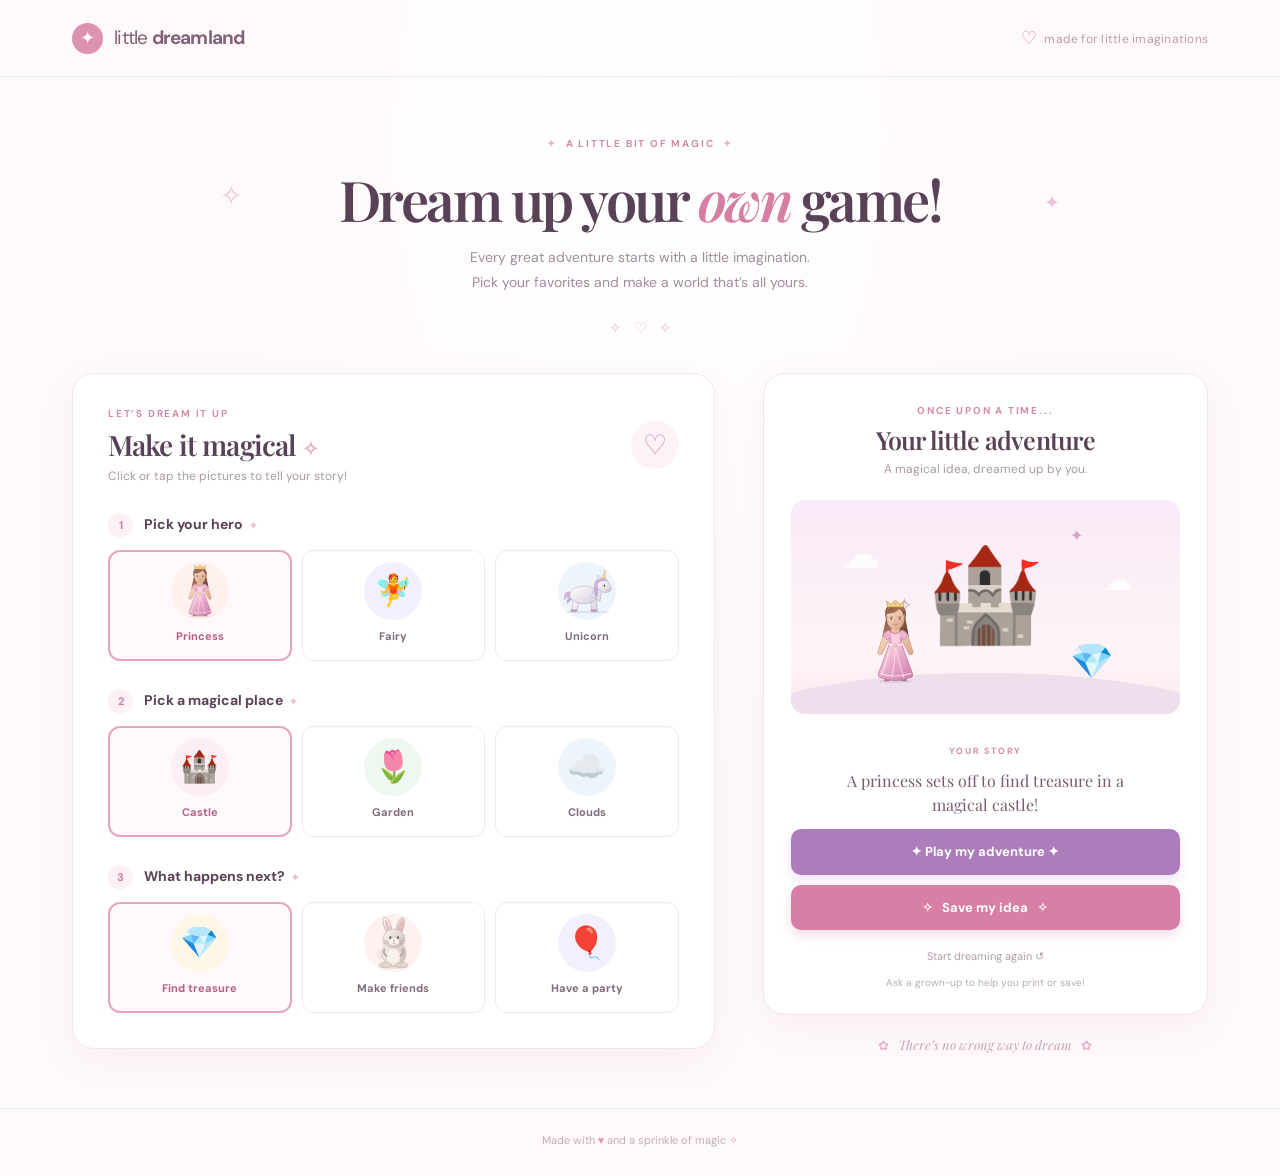
<file: index.html>
<!doctype html>
<html lang="en">
  <head>
    <meta charset="utf-8">
    <meta name="viewport" content="width=device-width, initial-scale=1">
    <meta name="theme-color" content="#fff9fc">
    <title>Little Dreamland | Make a magical game</title>
    <link rel="preconnect" href="https://cdn.jsdelivr.net">
    <link href="https://cdn.jsdelivr.net/npm/bootstrap@5.3.3/dist/css/bootstrap.min.css" rel="stylesheet">
    <link rel="stylesheet" href="styles.css">
    <script src="script.js" defer></script>
    <script src="world.js" defer></script>
  </head>
  <body>
    <div class="page-shell">
      <header class="site-header">
        <div class="container">
          <div class="header-inner">
            <a class="brand" href="#top" aria-label="Little Dreamland home">
              <span class="brand-icon" aria-hidden="true">✦</span>
              <span>little <strong>dreamland</strong></span>
            </a>
            <span class="header-note"><span aria-hidden="true">♡</span> made for little imaginations</span>
          </div>
        </div>
      </header>

      <main id="top" class="container">
        <section class="hero text-center">
          <div class="hero-sparkle sparkle-left" aria-hidden="true">✧</div>
          <div class="hero-sparkle sparkle-right" aria-hidden="true">✦</div>
          <div class="eyebrow"><span aria-hidden="true">✦</span> A LITTLE BIT OF MAGIC <span aria-hidden="true">✦</span></div>
          <h1>Dream up your <em>own</em> game!</h1>
          <p>Every great adventure starts with a little imagination.<br class="d-none d-md-block"> Pick your favorites and make a world that’s all yours.</p>
          <div class="hero-doodle" aria-hidden="true">✧ &nbsp; ♡ &nbsp; ✧</div>
        </section>

        <div class="row g-4 g-xl-5 content-row">
          <div class="col-lg-7">
            <section class="creator-card" aria-labelledby="create-heading">
              <div class="card-heading">
                <div>
                  <div class="section-kicker">LET’S DREAM IT UP</div>
                  <h2 id="create-heading">Make it magical <span aria-hidden="true">✧</span></h2>
                  <p>Click or tap the pictures to tell your story!</p>
                </div>
                <div class="heading-heart" aria-hidden="true">♡</div>
              </div>

              <fieldset class="choice-group">
                <legend><span class="step-number">1</span> Pick your hero <span class="legend-sparkle" aria-hidden="true">✦</span></legend>
                <div class="choice-grid">
                  <button class="choice selected" type="button" data-group="hero" data-value="princess" aria-pressed="true">
                    <span class="choice-picture peach" aria-hidden="true"><img class="choice-princess" src="princess.svg" alt="" draggable="false"></span><span>Princess</span>
                  </button>
                  <button class="choice" type="button" data-group="hero" data-value="fairy" aria-pressed="false">
                    <span class="choice-picture lilac" aria-hidden="true">🧚</span><span>Fairy</span>
                  </button>
                  <button class="choice" type="button" data-group="hero" data-value="unicorn" aria-pressed="false">
                    <span class="choice-picture blue" aria-hidden="true"><img class="choice-animal" src="unicorn.svg" alt="" draggable="false"></span><span>Unicorn</span>
                  </button>
                </div>
              </fieldset>

              <fieldset class="choice-group">
                <legend><span class="step-number">2</span> Pick a magical place <span class="legend-sparkle" aria-hidden="true">✦</span></legend>
                <div class="choice-grid">
                  <button class="choice selected" type="button" data-group="place" data-value="castle" aria-pressed="true">
                    <span class="choice-picture pink" aria-hidden="true">🏰</span><span>Castle</span>
                  </button>
                  <button class="choice" type="button" data-group="place" data-value="garden" aria-pressed="false">
                    <span class="choice-picture mint" aria-hidden="true">🌷</span><span>Garden</span>
                  </button>
                  <button class="choice" type="button" data-group="place" data-value="clouds" aria-pressed="false">
                    <span class="choice-picture blue" aria-hidden="true">☁️</span><span>Clouds</span>
                  </button>
                </div>
              </fieldset>

              <fieldset class="choice-group last-group">
                <legend><span class="step-number">3</span> What happens next? <span class="legend-sparkle" aria-hidden="true">✦</span></legend>
                <div class="choice-grid">
                  <button class="choice selected" type="button" data-group="adventure" data-value="treasure" aria-pressed="true">
                    <span class="choice-picture butter" aria-hidden="true">💎</span><span>Find treasure</span>
                  </button>
                  <button class="choice" type="button" data-group="adventure" data-value="friends" aria-pressed="false">
                    <span class="choice-picture peach" aria-hidden="true"><img class="choice-animal" src="bunny.svg" alt="" draggable="false"></span><span>Make friends</span>
                  </button>
                  <button class="choice" type="button" data-group="adventure" data-value="party" aria-pressed="false">
                    <span class="choice-picture lilac" aria-hidden="true">🎈</span><span>Have a party</span>
                  </button>
                </div>
              </fieldset>
            </section>
          </div>

          <div class="col-lg-5">
            <aside class="preview-card" aria-labelledby="preview-heading">
              <div class="preview-top">
                <div class="section-kicker">ONCE UPON A TIME...</div>
                <h2 id="preview-heading">Your little adventure</h2>
                <p>A magical idea, dreamed up by you.</p>
              </div>
              <div class="scene" aria-hidden="true">
                <span class="scene-sparkle scene-sparkle-one">✦</span>
                <span class="scene-sparkle scene-sparkle-two">✧</span>
                <span class="scene-sparkle scene-sparkle-three">✧</span>
                <span class="scene-cloud cloud-one">☁</span>
                <span class="scene-cloud cloud-two">☁</span>
                <span class="scene-place" id="scene-place">🏰</span>
                <span class="scene-hero" id="scene-hero"><img class="preview-princess" src="princess.svg" alt="" draggable="false"></span>
                <span class="scene-adventure" id="scene-adventure">💎</span>
                <span class="scene-hill"></span>
              </div>
              <div class="story" aria-live="polite" aria-atomic="true">
                <span class="story-label">YOUR STORY</span>
                <p id="story-text">A princess sets off to find treasure in a magical castle!</p>
              </div>
              <div class="preview-actions">
                <button class="print-button play-button" type="button" id="play-button">✦ Play my adventure ✦</button>
                <button class="print-button" type="button" id="print-button"><span aria-hidden="true">✧</span> Save my idea <span aria-hidden="true">✧</span></button>
                <button class="reset-button" type="button" id="reset-button">Start dreaming again <span aria-hidden="true">↺</span></button>
                <p class="print-hint">Ask a grown-up to help you print or save!</p>
              </div>
            </aside>
            <div class="side-note"><span aria-hidden="true">✿</span> There’s no wrong way to dream <span aria-hidden="true">✿</span></div>
          </div>
        </div>

        <section class="play-card" id="play-area" aria-labelledby="play-heading" hidden>
          <div class="play-heading">
            <div>
              <div class="section-kicker">YOUR STORY COMES TO LIFE</div>
              <h2 id="play-heading" tabindex="-1">Welcome to your adventure <span aria-hidden="true">✧</span></h2>
              <p id="play-story"></p>
            </div>
            <span class="season-badge" id="season-label"></span>
          </div>
          <section class="voice-setup" aria-labelledby="voice-heading">
            <div class="voice-setup-copy">
              <div class="section-kicker">GROWN-UP SETUP</div>
              <h3 id="voice-heading">Play together with your voice</h3>
              <p>Turn up the sound, click Start voice, then allow the microphone if your browser asks. Wait for the green “Listening” sign before speaking.</p>
              <p class="voice-privacy">The microphone listens after each prompt, not continuously. Your browser may send speech to an online service.</p>
            </div>
            <div class="voice-setup-controls">
              <button class="voice-mode-button" type="button" id="voice-mode-button" aria-pressed="false">🎙️ Start voice</button>
              <div class="voice-indicator" id="voice-indicator" data-state="off" aria-live="polite">○ Voice is off</div>
              <p class="voice-feedback" id="voice-feedback"></p>
              <p class="browser-warning" id="browser-warning" hidden>This is the VS Code preview. Voice services may not work here. Open this page in Google Chrome, allow the microphone, and turn up your speakers.</p>
            </div>
            <details class="voice-examples">
              <summary>What can we say?</summary>
              <p>When the game is listening, answer its question or say “move right”, “plant a seed”, “open the castle”, “ride the horse”, or “help the castle”.</p>
            </details>
          </section>
          <div class="play-layout">
            <div>
              <p class="play-instructions">Move your hero across the bridge to the castle door, or click the door to go inside. Drag friends and treasures; double-click for a colorful copy!</p>
              <div class="play-scene" id="play-scene" aria-label="Your adventure scene">
                <div class="play-sky-decor" aria-hidden="true"><span>☁</span><span id="sky-light">☀️</span><span>☁</span></div>
                <div class="landscape" id="landscape">
                  <div class="castle-art">
                    <div class="castle-tower tower-left"><span class="castle-roof"></span><span class="castle-window"></span></div>
                    <div class="castle-main"><span class="castle-flag" aria-hidden="true">♥</span><button class="castle-door" id="castle-door" type="button" aria-label="Enter the castle"><span aria-hidden="true">✦</span></button></div>
                    <div class="castle-tower tower-right"><span class="castle-roof"></span><span class="castle-window"></span></div>
                  </div>
                  <div class="garden-art"><span class="garden-tree"></span><span class="garden-bed"></span><span class="garden-tree"></span></div>
                  <div class="clouds-art">☁️ 🌈 ☁️</div>
                  <div class="season-decor" id="season-decor"></div>
                </div>
                <div class="play-ground" aria-hidden="true"></div>
                <div class="moat" aria-hidden="true">
                  <svg class="moat-bridge" viewBox="0 0 90 55" focusable="false">
                    <path d="M30 2h30l20 48Q45 57 10 50z" fill="#eed8df" stroke="#cdaebe" stroke-width="2" stroke-linejoin="round"/>
                    <path d="M36 4 22 49M54 4l14 45M18 37q27 5 54 0M24 24q21 4 42 0M28 13q17 3 34 0" fill="none" stroke="#d9bac7" stroke-width="1.5"/>
                    <path d="M30 4 11 49M60 4l19 45" fill="none" stroke="#f8edf1" stroke-width="4" stroke-linecap="round"/>
                    <path d="M32 6h26" fill="none" stroke="#f8edf1" stroke-width="3" stroke-linecap="round"/>
                    <circle cx="31" cy="5" r="3" fill="#e5bfd1"/><circle cx="59" cy="5" r="3" fill="#e5bfd1"/>
                  </svg>
                </div>
                <svg class="flower-bed" id="flower-bed" viewBox="0 0 600 120" preserveAspectRatio="none" aria-hidden="true"></svg>
                <div class="characters" id="characters"></div>
                <div class="weather-layer" id="weather-layer" aria-hidden="true"></div>
                <div class="world-outdoor" id="world-outdoor">
                  <div class="garden-plots" id="garden-plots" aria-label="Garden plots"></div>
                  <button type="button" class="horse" id="horse" aria-label="Horse. Drag or use arrow keys to move."><img src="horse.svg" alt="" draggable="false"></button>
                  <button type="button" class="monster" id="monster" aria-label="Help the monsters play nicely">👾</button>
                </div>
                <div class="room-scene" id="room-scene" hidden>
                  <div class="room-title" id="room-title"></div>
                  <div class="castle-map" id="castle-map" hidden aria-label="Castle room map">
                    <p>✨ Pick a room to explore! ✨</p>
                    <div class="map-rooms">
                      <button type="button" data-world="hall"><span aria-hidden="true">🛋️</span>Hall</button>
                      <button type="button" data-world="kitchen"><span aria-hidden="true">🍳</span>Kitchen</button>
                      <button type="button" data-world="dining"><span aria-hidden="true">🍽️</span>Dining</button>
                      <button type="button" data-world="bedroom"><span aria-hidden="true">🛏️</span>Bedroom</button>
                    </div>
                  </div>
                  <div class="room-art" id="room-art" aria-hidden="true"></div>
                  <div class="room-game" id="room-game" aria-live="polite"></div>
                  <button type="button" class="room-hero" id="room-hero" aria-label="Your hero. Use arrow keys to move."></button>
                  <div class="room-furniture" id="room-furniture"></div>
                </div>
              </div>
              <section class="monster-help" id="monster-help" aria-labelledby="monster-heading">
                <div>
                  <h3 id="monster-heading">👾 The monsters need a friend!</h3>
                  <p id="monster-instruction">They’re bumping the castle. Share a sparkle to help them play nicely.</p>
                </div>
                <button type="button" data-world="protect">✨ Share a sparkle</button>
              </section>
              <div class="world-toolbar" id="world-toolbar">
                <button type="button" data-world="visit">🌉 <span>Visit castle</span></button>
                <button type="button" data-world="castle">🏰 <span>Castle map</span></button>
                <button type="button" data-world="outside">🌳 <span>Outside</span></button>
                <button type="button" data-world="plant">🌱 <span>Plant seed</span></button>
                <button type="button" data-world="pet">💗 <span>Pet horse</span></button>
                <button type="button" data-world="ride">🐎 <span>Ride horse</span></button>
              </div>
              <div class="room-menu" id="room-menu" hidden>
                <span>🗺️ Pick a room:</span>
                <button type="button" data-world="hall">🛋️ Hall</button>
                <button type="button" data-world="kitchen">🍳 Kitchen</button>
                <button type="button" data-world="dining">🍽️ Dining room</button>
                <button type="button" data-world="bedroom">🛏️ Bedroom</button>
              </div>
              <div class="room-actions" id="room-actions" hidden>
                <button type="button" data-world="chair">🪑 Chair</button>
                <button type="button" data-world="table">🪵 Table</button>
                <button type="button" data-world="lamp">💡 Lamp</button>
                <button type="button" data-world="plant-decor">🪴 Plant</button>
                <button type="button" data-world="rug">🧶 Rug</button>
                <button type="button" data-world="cook" id="cook-action">🥣 Cook</button>
                <button type="button" data-world="dress" id="dress-action">👗 Change dress</button>
              </div>
              <p class="world-status" id="world-status" role="status" aria-live="polite"></p>
              <p class="world-save-status" id="world-save-status" role="status"></p>
              <div class="scene-controls">
                <div class="move-controls" role="group" aria-label="Move your hero">
                  <button type="button" data-move="left" aria-label="Move hero left">←</button>
                  <button type="button" data-move="up" aria-label="Move hero up">↑</button>
                  <button type="button" data-move="down" aria-label="Move hero down">↓</button>
                  <button type="button" data-move="right" aria-label="Move hero right">→</button>
                </div>
                <div class="friend-controls" role="group" aria-label="Add a friend">
                  <span>Add a friend:</span>
                  <button type="button" data-friend="bunny" aria-label="Add a bunny"><img src="bunny.svg" alt="" draggable="false"></button>
                  <button type="button" data-friend="unicorn" aria-label="Add a unicorn"><img src="unicorn.svg" alt="" draggable="false"></button>
                  <button type="button" data-friend="fairy" aria-label="Add a fairy">🧚</button>
                </div>
              </div>
              <p class="friend-message" id="friend-message" role="status"></p>
            </div>
            <div class="challenge-card">
              <div class="section-kicker">A LITTLE CHALLENGE</div>
              <div class="challenge-icon" aria-hidden="true">💌</div>
              <h3 id="challenge-question"></h3>
              <p>Say an answer or click or tap a picture!</p>
              <div class="answer-options" id="answer-options"></div>
              <button class="voice-button" type="button" id="voice-button">🎙️ Say my answer</button>
              <button class="read-button" type="button" id="read-button">♪ Read to me</button>
              <p class="challenge-status" id="challenge-status" role="status" aria-live="polite"></p>
              <button class="next-button" type="button" id="next-button" hidden>Next adventure ✨</button>
            </div>
          </div>
          <button type="button" class="reset-button back-button" id="back-button">← Change my story</button>
        </section>
      </main>
      <footer class="site-footer">Made with <span aria-label="love">♥</span> and a sprinkle of magic <span aria-hidden="true">✧</span></footer>
    </div>
  </body>
</html>
</file>
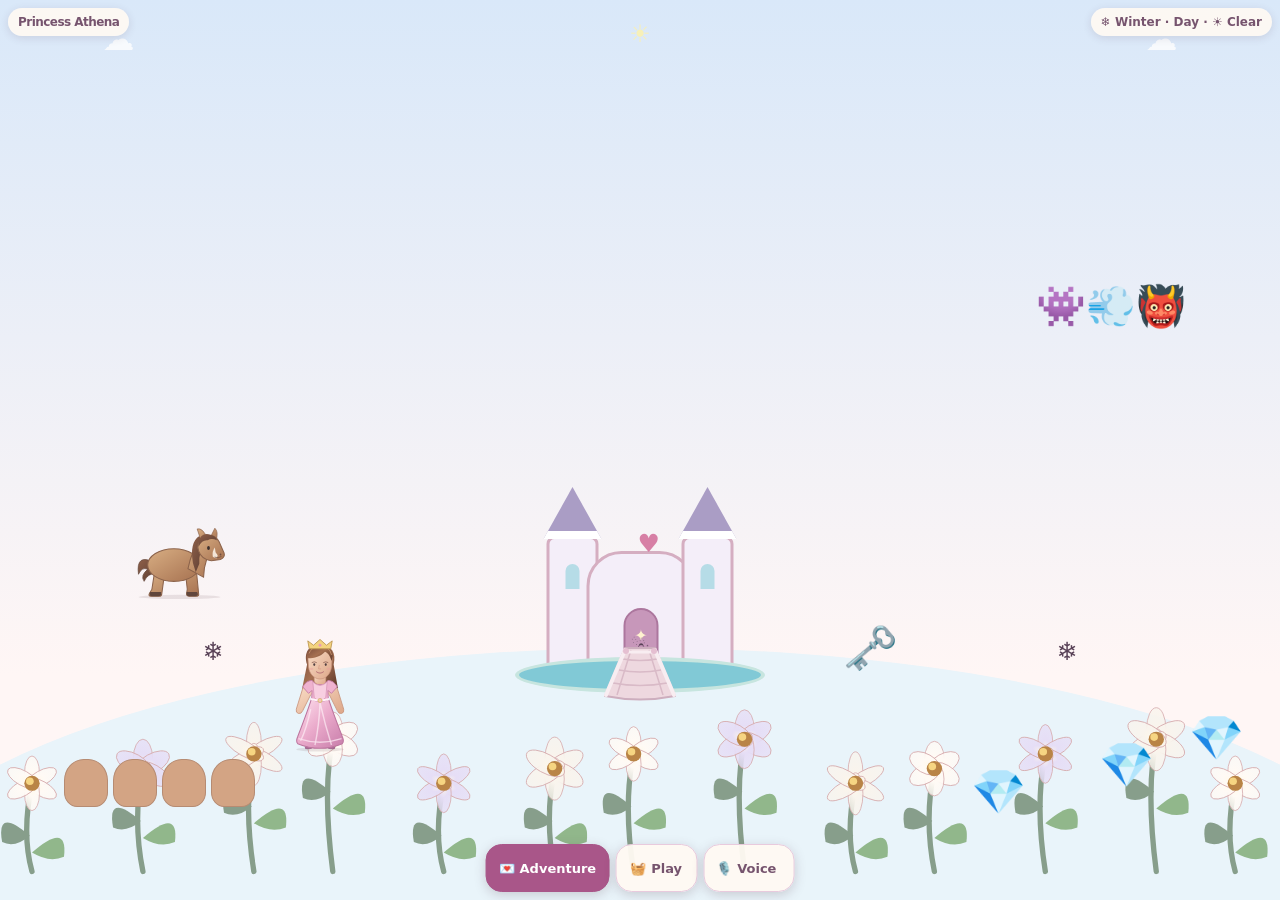
<file: app/index.html>
<!doctype html>
<html lang="en">
  <head>
    <meta charset="utf-8">
    <meta name="viewport" content="width=device-width, initial-scale=1">
    <meta name="theme-color" content="#b96e99">
    <meta name="apple-mobile-web-app-capable" content="yes">
    <meta name="apple-mobile-web-app-status-bar-style" content="default">
    <meta name="apple-mobile-web-app-title" content="Princess Athena">
    <title>Princess Athena</title>
    <link rel="manifest" href="manifest.webmanifest">
    <link rel="apple-touch-icon" href="icon-192.png">
    <link rel="stylesheet" href="styles.css">
    <link rel="stylesheet" href="app.css">
    <script src="script.js" defer></script>
    <script src="world.js" defer></script>
    <script src="app.js" defer></script>
  </head>
  <body>
    <div class="page-shell">
      <main id="top" class="container">
        <section class="play-card" id="play-area" aria-labelledby="play-heading" hidden>
          <div class="play-heading">
            <h1 id="play-heading">Princess Athena</h1>
            <span class="season-badge" id="season-label"></span>
          </div>
          <div class="play-layout">
            <div>
              <div class="play-scene" id="play-scene" aria-label="Your adventure scene">
                <div class="play-sky-decor" aria-hidden="true"><span>☁</span><span id="sky-light">☀️</span><span>☁</span></div>
                <div class="landscape" id="landscape">
                  <div class="castle-art">
                    <div class="castle-tower tower-left"><span class="castle-roof"></span><span class="castle-window"></span></div>
                    <div class="castle-main"><span class="castle-flag" aria-hidden="true">♥</span><button class="castle-door" id="castle-door" type="button" aria-label="Enter the castle"><span aria-hidden="true">✦</span></button></div>
                    <div class="castle-tower tower-right"><span class="castle-roof"></span><span class="castle-window"></span></div>
                  </div>
                  <div class="garden-art"><span class="garden-tree"></span><span class="garden-bed"></span><span class="garden-tree"></span></div>
                  <div class="clouds-art">☁️ 🌈 ☁️</div>
                  <div class="season-decor" id="season-decor"></div>
                </div>
                <div class="play-ground" aria-hidden="true"></div>
                <div class="moat" aria-hidden="true">
                  <svg class="moat-bridge" viewBox="0 0 90 55" focusable="false">
                    <path d="M30 2h30l20 48Q45 57 10 50z" fill="#eed8df" stroke="#cdaebe" stroke-width="2" stroke-linejoin="round"/>
                    <path d="M36 4 22 49M54 4l14 45M18 37q27 5 54 0M24 24q21 4 42 0M28 13q17 3 34 0" fill="none" stroke="#d9bac7" stroke-width="1.5"/>
                    <path d="M30 4 11 49M60 4l19 45" fill="none" stroke="#f8edf1" stroke-width="4" stroke-linecap="round"/>
                    <path d="M32 6h26" fill="none" stroke="#f8edf1" stroke-width="3" stroke-linecap="round"/>
                    <circle cx="31" cy="5" r="3" fill="#e5bfd1"/><circle cx="59" cy="5" r="3" fill="#e5bfd1"/>
                  </svg>
                </div>
                <svg class="flower-bed" id="flower-bed" viewBox="0 0 600 120" preserveAspectRatio="none" aria-hidden="true"></svg>
                <div class="characters" id="characters"></div>
                <div class="weather-layer" id="weather-layer" aria-hidden="true"></div>
                <div class="world-outdoor" id="world-outdoor">
                  <div class="garden-plots" id="garden-plots" aria-label="Garden plots"></div>
                  <button type="button" class="horse" id="horse" aria-label="Horse. Drag or use arrow keys to move."><img src="horse.svg" alt="" draggable="false"></button>
                  <button type="button" class="monster" id="monster" aria-label="Help the monsters play nicely">👾</button>
                </div>
                <div class="room-scene" id="room-scene" hidden>
                  <div class="room-title" id="room-title"></div>
                  <div class="castle-map" id="castle-map" hidden aria-label="Castle room map">
                    <p>✨ Pick a room to explore! ✨</p>
                    <div class="map-rooms">
                      <button type="button" data-world="hall"><span aria-hidden="true">🛋️</span>Hall</button>
                      <button type="button" data-world="kitchen"><span aria-hidden="true">🍳</span>Kitchen</button>
                      <button type="button" data-world="dining"><span aria-hidden="true">🍽️</span>Dining</button>
                      <button type="button" data-world="bedroom"><span aria-hidden="true">🛏️</span>Bedroom</button>
                    </div>
                  </div>
                  <div class="room-art" id="room-art" aria-hidden="true"></div>
                  <div class="room-game" id="room-game" aria-live="polite"></div>
                  <button type="button" class="room-hero" id="room-hero" aria-label="Your hero. Use arrow keys to move."></button>
                  <div class="room-furniture" id="room-furniture"></div>
                </div>
              </div>
              <nav class="adventure-controls" aria-label="Adventure controls">
                <button type="button" class="challenge-open" id="challenge-open" aria-haspopup="dialog" aria-controls="challenge-dialog">💌 <span>Adventure</span></button>
                <details class="tools-panel" id="tools-panel">
                  <summary>🧺 <span>Play</span></summary>
                  <div class="tools-content">
              <section class="monster-help" id="monster-help" aria-labelledby="monster-heading">
                <div>
                  <h3 id="monster-heading">👾 The monsters need a friend!</h3>
                  <p id="monster-instruction">They’re bumping the castle. Share a sparkle to help them play nicely.</p>
                </div>
                <button type="button" data-world="protect">✨ Share a sparkle</button>
              </section>
              <div class="garden-tools" id="garden-tools" role="group" aria-label="Garden tools">
                <span>🌼 Garden:</span>
                <button type="button" data-garden-tool="dig" aria-pressed="false" aria-label="Shovel: dig a plot or cover a seed"><svg class="garden-tool-icon" viewBox="0 0 32 32" aria-hidden="true"><path d="M22 4 10 20" fill="none" stroke="#987255" stroke-width="4" stroke-linecap="round"/><path d="M20 3q4-3 7 0l-3 4-4-1z" fill="#d7a2bc" stroke="#987255"/><path d="M5 18q5-2 9 3l-5 8Q3 28 3 23z" fill="#c0cbd0" stroke="#82959c" stroke-width="1.5"/></svg> Shovel</button>
                <button type="button" data-garden-tool="seed" aria-pressed="false" aria-label="Seeds: place a seed in a hole"><svg class="seed-icon" viewBox="0 0 32 32" aria-hidden="true"><path d="M25 5C16 5 7 11 6 19c-1 6 3 9 8 8C22 26 27 15 25 5Z" fill="#aa7149" stroke="#67472f" stroke-width="2"/><path d="M9 22c3-4 7-8 12-11" fill="none" stroke="#e8c89f" stroke-width="2" stroke-linecap="round"/></svg> Seeds</button>
                <button type="button" data-garden-tool="water" aria-pressed="false" aria-label="Watering can: water a covered seed or flower"><svg class="garden-tool-icon" viewBox="0 0 32 32" aria-hidden="true"><path d="M8 14h15l-2 12H10z" fill="#96cfdb" stroke="#558e9c" stroke-width="1.5"/><path d="M12 14c-1-8 9-8 8 0M23 17l5-3 1-3" fill="none" stroke="#558e9c" stroke-width="2"/><circle cx="29" cy="8" r="1.5" fill="#7bbbd5"/></svg> Water</button>
                <span class="garden-hint">Choose a tool, then a plot. Or keep clicking a plot to plant step by step!</span>
              </div>
              <div class="world-toolbar" id="world-toolbar">
                <button type="button" data-world="visit">🌉 <span>Visit castle</span></button>
                <button type="button" data-world="castle">🏰 <span>Castle map</span></button>
                <button type="button" data-world="outside">🌳 <span>Outside</span></button>
                <button type="button" data-world="plant">🌱 <span>Quick plant</span></button>
                <button type="button" data-world="pet">💗 <span>Pet horse</span></button>
                <button type="button" data-world="ride">🐎 <span>Ride horse</span></button>
              </div>
              <div class="room-menu" id="room-menu" hidden>
                <span>🗺️ Pick a room:</span>
                <button type="button" data-world="hall">🛋️ Hall</button>
                <button type="button" data-world="kitchen">🍳 Kitchen</button>
                <button type="button" data-world="dining">🍽️ Dining room</button>
                <button type="button" data-world="bedroom">🛏️ Bedroom</button>
              </div>
              <div class="room-actions" id="room-actions" hidden>
                <button type="button" data-world="chair">🪑 Chair</button>
                <button type="button" data-world="table">🪵 Table</button>
                <button type="button" data-world="lamp">💡 Lamp</button>
                <button type="button" data-world="plant-decor">🪴 Plant</button>
                <button type="button" data-world="rug">🧶 Rug</button>
                <button type="button" data-world="cook" id="cook-action">🥣 Cook</button>
                <button type="button" data-world="dress" id="dress-action">👗 Change dress</button>
              </div>
              <div class="scene-controls">
                <div class="move-controls" role="group" aria-label="Move your hero">
                  <button type="button" data-move="left" aria-label="Move hero left">←</button>
                  <button type="button" data-move="up" aria-label="Move hero up">↑</button>
                  <button type="button" data-move="down" aria-label="Move hero down">↓</button>
                  <button type="button" data-move="right" aria-label="Move hero right">→</button>
                </div>
                <div class="friend-controls" role="group" aria-label="Add a friend">
                  <span>Add a friend:</span>
                  <button type="button" data-friend="bunny" aria-label="Add a bunny"><img src="bunny.svg" alt="" draggable="false"></button>
                  <button type="button" data-friend="unicorn" aria-label="Add a unicorn"><img src="unicorn.svg" alt="" draggable="false"></button>
                  <button type="button" data-friend="fairy" aria-label="Add a fairy">🧚</button>
                </div>
              </div>
                  <details class="play-help"><summary>❔ How to play</summary><p>Move Athena across the bridge or tap the castle door to go inside. Drag friends and treasures; double-click or double-tap them for a colorful copy.</p></details>
                  <footer class="site-footer">By Laine <button type="button" id="install-app" hidden>Install app</button><p id="install-help"></p></footer>
                  </div>
                </details>
                <details class="voice-panel">
                  <summary aria-label="Voice settings for grown-ups">🎙️ <span>Voice</span><span id="voice-summary-state"></span></summary>
                  <section class="voice-setup" aria-labelledby="voice-heading">
                    <div class="voice-setup-copy">
                      <div class="section-kicker">GROWN-UP SETUP</div>
                      <h3 id="voice-heading">Play together with your voice</h3>
                      <p>Turn up the sound, click Start voice, then allow the microphone if your browser asks. Wait for the green “Listening” sign before speaking.</p>
                      <p class="voice-privacy">The microphone listens after each prompt, not continuously. Your browser may send speech to an online service.</p>
                    </div>
                    <div class="voice-setup-controls">
                      <button class="voice-mode-button" type="button" id="voice-mode-button" aria-pressed="false">🎙️ Start voice</button>
                      <div class="voice-indicator" id="voice-indicator" data-state="off" aria-live="polite">○ Voice is off</div>
                      <p class="voice-feedback" id="voice-feedback"></p>
                      <p class="browser-warning" id="browser-warning" hidden>This is the VS Code preview. Voice services may not work here. Open this page in Google Chrome, allow the microphone, and turn up your speakers.</p>
                    </div>
                    <details class="voice-examples">
                      <summary>What can we say?</summary>
                      <p>When the game is listening, answer its question or say “move right”, “plant a seed”, “open the castle”, “ride the horse”, or “help the castle”.</p>
                    </details>
                  </section>
                </details>
              </nav>
              <div class="scene-messages" aria-live="polite">
                <p class="world-status" id="world-status" role="status"></p>
                <p class="world-save-status" id="world-save-status" role="status"></p>
                <p class="friend-message" id="friend-message" role="status"></p>
                <p id="app-status" role="status"></p>
              </div>
            </div>
            <dialog class="challenge-card" id="challenge-dialog" aria-labelledby="challenge-question">
              <button type="button" class="challenge-close" id="challenge-close" aria-label="Close adventure">×</button>
              <div class="challenge-icon" aria-hidden="true">💌</div>
              <h3 id="challenge-question"></h3>
              <p>Say an answer or click or tap a picture!</p>
              <p class="challenge-voice-state" id="challenge-voice-state" role="status" aria-live="polite"></p>
              <div class="answer-options" id="answer-options"></div>
              <button class="voice-button" type="button" id="voice-button">🎙️ Say my answer</button>
              <button class="voice-button" type="button" id="challenge-stop-voice" hidden>■ Stop voice</button>
              <button class="read-button" type="button" id="read-button">♪ Read to me</button>
              <p class="challenge-status" id="challenge-status" role="status" aria-live="polite"></p>
              <button class="next-button" type="button" id="next-button" hidden>Next adventure ✨</button>
            </dialog>
          </div>
        </section>
      </main>
    </div>
  </body>
</html>
</file>
<file: styles.css>
@import url('https://fonts.googleapis.com/css2?family=DM+Sans:wght@400;500;600;700&family=Playfair+Display:ital,wght@0,600;0,700;1,600&display=swap');

:root {
  --ink: #594257;
  --muted: #9b8394;
  --pink: #d778a2;
  --deep-pink: #b95d89;
  --line: #f3e5ed;
}

* { box-sizing: border-box; }
body {
  margin: 0;
  color: var(--ink);
  font-family: "DM Sans", sans-serif;
  background: #fff9fc;
}
button { font: inherit; }
button:focus-visible, a:focus-visible { outline: 3px solid #8e579e; outline-offset: 3px; }
.page-shell {
  min-height: 100vh;
  overflow: hidden;
  background: radial-gradient(ellipse at 50% 12%, #fff 0%, transparent 48%), #fff9fc;
}
.container { max-width: 1160px; }
.site-header { border-bottom: 1px solid #f5e9f0; }
.header-inner { min-height: 76px; display: flex; justify-content: space-between; align-items: center; }
.brand { color: #806176; text-decoration: none; font-size: 19px; letter-spacing: -.8px; }
.brand strong { font-weight: 700; }
.brand-icon { display: inline-grid; place-items: center; width: 31px; height: 31px; margin-right: 7px; color: white; background: #dc92b1; border-radius: 50%; font-size: 18px; }
.header-note { color: #b99cac; font-size: 12px; letter-spacing: .02em; }
.header-note span { color: #d98cad; font-size: 18px; vertical-align: -1px; margin-right: 4px; }
.hero { position: relative; padding: 59px 0 34px; }
.eyebrow, .section-kicker, .story-label { color: #d18baa; font-size: 10px; font-weight: 700; letter-spacing: .18em; }
.eyebrow span { color: #e6b6cc; margin: 0 5px; }
h1, h2 { font-family: "Playfair Display", Georgia, serif; }
h1 { margin: 14px 0 13px; font-size: clamp(36px, 5vw, 56px); font-weight: 600; letter-spacing: -.045em; }
h1 em { color: #d77ea4; font-weight: 600; }
.hero p { margin: 0; color: #a38d9c; font-size: 14px; line-height: 1.8; }
.hero-doodle { color: #eac1d3; margin-top: 21px; font-size: 15px; }
.hero-sparkle { position: absolute; color: #eac4d5; font-size: 27px; }
.sparkle-left { left: 13%; top: 99px; }
.sparkle-right { right: 13%; top: 112px; font-size: 19px; }
.content-row { padding-bottom: 54px; }
.creator-card, .preview-card { border: 1px solid #f4e4ec; border-radius: 22px; background: #fff; box-shadow: 0 12px 40px rgba(153, 99, 130, .07); }
.creator-card { padding: 32px 35px 35px; }
.card-heading { display: flex; align-items: center; justify-content: space-between; }
.card-heading h2, .preview-top h2 { margin: 7px 0 5px; font-weight: 600; letter-spacing: -.03em; }
.card-heading h2 { font-size: 28px; }
.card-heading h2 span { color: #e5b3ca; font-family: sans-serif; font-size: 20px; }
.card-heading p, .preview-top p { color: #ad97a5; font-size: 12px; margin: 0; }
.heading-heart { display: grid; place-items: center; width: 48px; height: 48px; color: #d98dae; background: #fdf2f7; border-radius: 50%; font-size: 27px; }
.choice-group { border: 0; padding: 0; margin: 28px 0 0; min-width: 0; }
.choice-group legend { float: none; width: auto; margin: 0 0 12px; font-size: 14px; font-weight: 700; }
.step-number { display: inline-grid; place-items: center; width: 25px; height: 25px; margin-right: 8px; color: #cf7ca1; background: #fdf0f6; border-radius: 50%; font-size: 11px; }
.legend-sparkle { color: #e8becf; font-size: 10px; margin-left: 3px; }
.choice-grid { display: grid; grid-template-columns: repeat(3, minmax(0, 1fr)); gap: 10px; }
.choice { display: flex; flex-direction: column; align-items: center; gap: 8px; min-height: 111px; padding: 11px 5px 10px; border: 1px solid #f0e8ed; border-radius: 12px; color: #806c7b; background: white; font-size: 11px; font-weight: 700; transition: border-color .2s, background .2s, transform .2s; }
.choice:hover { border-color: #e3a8c2; transform: translateY(-2px); }
.choice.selected { border: 2px solid #e8a4c1; padding: 10px 4px 9px; color: #b45f86; background: #fff9fc; }
.choice-picture { display: grid; place-items: center; width: 58px; height: 58px; border-radius: 50%; font-size: 31px; line-height: 1; }
.choice-princess { width: 40px; height: 54px; object-fit: contain; }
.choice-animal { width: 54px; height: 54px; object-fit: contain; }
.peach { background: #fff1ed; }
.lilac { background: #f3effc; }
.blue { background: #edf5fc; }
.pink { background: #fceef5; }
.mint { background: #eef8f0; }
.butter { background: #fff8e6; }
.preview-card { padding: 29px 27px 24px; }
.preview-top { text-align: center; }
.preview-top h2 { font-size: 25px; }
.scene { position: relative; height: 214px; margin-top: 22px; overflow: hidden; border-radius: 14px; background: linear-gradient(180deg, #f8eaf7 0%, #fff4f7 73%, #f8eaf1 100%); }
.scene-hill { position: absolute; bottom: -50px; left: -10%; width: 120%; height: 91px; border-radius: 50%; background: #efdeec; }
.scene-place, .scene-hero, .scene-adventure, .scene-cloud, .scene-sparkle { position: absolute; z-index: 1; line-height: 1; }
.scene-place { left: 50%; top: 48px; transform: translateX(-50%); font-size: 93px; }
.scene-hero { left: 20%; bottom: 30px; z-index: 2; font-size: 54px; }
.preview-princess { display: block; width: 54px; height: 85px; object-fit: contain; }
.preview-animal { display: block; width: 65px; height: 70px; object-fit: contain; }
.scene-adventure { right: 17%; bottom: 35px; z-index: 2; font-size: 35px; }
.scene-adventure .preview-animal { width: 52px; height: 58px; }
.scene-cloud { color: white; opacity: .8; font-size: 40px; }
.cloud-one { top: 34px; left: 13%; }
.cloud-two { top: 65px; right: 12%; font-size: 30px; }
.scene-sparkle { color: #d99fc5; }
.scene-sparkle-one { top: 28px; right: 25%; font-size: 16px; }
.scene-sparkle-two { left: 27%; top: 95px; font-size: 20px; }
.scene-sparkle-three { right: 24%; bottom: 55px; font-size: 17px; }
.story { min-height: 103px; padding: 23px 10px 12px; text-align: center; }
.story-label { font-size: 9px; }
.story p { max-width: 290px; margin: 8px auto 0; font-family: "Playfair Display", Georgia, serif; color: #795b71; font-size: 16px; line-height: 1.5; }
.preview-actions { display: flex; flex-direction: column; align-items: center; }
.print-button { width: 100%; padding: 13px; border: 0; border-radius: 10px; color: #fff; background: #d77fa5; font-size: 13px; font-weight: 700; box-shadow: 0 5px 12px #f4dce8; }
.print-button:hover { background: var(--deep-pink); }
.print-button span { padding: 0 6px; color: #ffe4ef; }
.play-button { margin-bottom: 10px; background: #ad7dbb; box-shadow: 0 5px 12px #eee2f2; }
.play-button:hover { background: #9162a0; }
.reset-button { margin-top: 13px; padding: 5px; border: 0; color: #b39cab; background: transparent; font-size: 11px; }
.reset-button:hover { color: var(--deep-pink); }
.print-hint { margin: 5px 0 0; color: #baaab5; font-size: 10px; text-align: center; }
.side-note { padding-top: 20px; color: #c3a5b6; text-align: center; font-family: "Playfair Display", Georgia, serif; font-size: 13px; font-style: italic; }
.side-note span { padding: 0 6px; color: #e2b4c9; font-style: normal; }
.site-footer { padding: 23px 15px 27px; border-top: 1px solid #f5e9f0; color: #c2acb9; text-align: center; font-size: 11px; }
.site-footer span { color: #de9ab8; }
.play-card { margin: 0 0 55px; padding: 32px; border: 1px solid #f4e4ec; border-radius: 22px; background: #fff; box-shadow: 0 12px 40px rgba(153, 99, 130, .07); }
.play-card[hidden], .next-button[hidden] { display: none; }
.play-heading { display: flex; justify-content: space-between; align-items: center; gap: 16px; }
.play-heading h2 { margin: 8px 0; font-size: clamp(24px, 3vw, 32px); }
.play-heading h2 span { color: #e5b3ca; }
.play-heading p, .play-instructions { color: #927d8c; font-size: 13px; line-height: 1.5; }
.play-heading p { margin: 0; }
.season-badge { flex: none; padding: 8px 13px; border-radius: 30px; background: #f9eff7; color: #aa709c; font-size: 12px; font-weight: 700; }
.voice-setup { display: grid; grid-template-columns: minmax(0, 1fr) minmax(200px, 280px); gap: 12px 24px; margin-top: 22px; padding: 20px; border: 1px solid #e8d7ed; border-radius: 16px; background: #faf4fc; }
.voice-setup h3 { margin: 6px 0; font-family: "Playfair Display", Georgia, serif; font-size: 20px; }
.voice-setup p { margin: 0; color: #725d71; font-size: 13px; line-height: 1.5; }
.voice-setup .voice-privacy { margin-top: 8px; font-size: 11px; }
.voice-setup .voice-feedback { margin-top: 8px; color: #76546e; font-size: 12px; }
.voice-feedback:empty { display: none; }
.voice-setup .voice-mode-button { margin-top: 0; min-height: 48px; }
.voice-setup .browser-warning { margin-top: 10px; }
.voice-examples { grid-column: 1 / -1; color: #76546e; font-size: 13px; }
.voice-examples summary { cursor: pointer; font-weight: 700; }
.voice-examples p { margin-top: 8px; }
.play-layout { display: grid; grid-template-columns: minmax(0, 1fr) 300px; gap: 24px; margin-top: 20px; }
.play-instructions { margin: 0 0 10px; }
.play-scene { --sky: #e9f4f6; --ground: #b7dcae; --roof: #d387af; --castle: #fce4ec; position: relative; height: 360px; overflow: hidden; border-radius: 18px; background: linear-gradient(var(--sky), #fff6f5 75%); isolation: isolate; touch-action: none; }
.play-scene[data-season="summer"] { --sky: #aee4f1; --ground: #91cf99; --roof: #dc789b; --castle: #fff0dc; }
.play-scene[data-season="autumn"] { --sky: #fce0c7; --ground: #e4b47e; --roof: #be777b; --castle: #fbe4cb; }
.play-scene[data-season="winter"] { --sky: #d9e8f9; --ground: #e9f4fa; --roof: #aa9dc5; --castle: #f4eef9; }
.play-scene[data-time="night"] { background: linear-gradient(#48446e, #8d799d 75%); }
.play-scene[data-time="night"] .landscape, .play-scene[data-time="night"] .play-ground { filter: brightness(.8); }
.play-sky-decor { position: absolute; inset: 20px 8% auto; display: flex; justify-content: space-between; color: #fff; font-size: 32px; opacity: .8; pointer-events: none; }
.play-sky-decor span:nth-child(2) { color: #fff2a8; font-size: 24px; }
.play-ground { position: absolute; z-index: -1; left: -10%; right: -10%; bottom: -30%; height: 58%; border-radius: 50% 50% 0 0; background: var(--ground); }
.landscape { position: absolute; inset: 0; pointer-events: none; }
.castle-art { position: absolute; bottom: 26%; left: 50%; width: 205px; height: 180px; transform: translateX(-50%); }
.castle-main, .castle-tower { position: absolute; bottom: 0; background: var(--castle); border: 3px solid #d5aec1; }
.castle-main { left: 49px; width: 108px; height: 115px; border-radius: 35px 35px 0 0; }
.castle-tower { width: 52px; height: 130px; border-radius: 8px 8px 0 0; }
.tower-left { left: 9px; }.tower-right { right: 9px; }
.castle-roof { position: absolute; bottom: 100%; left: -6px; width: 58px; height: 52px; background: var(--roof); clip-path: polygon(50% 0, 100% 100%, 0 100%); }
.play-scene[data-season="summer"] .castle-roof { clip-path: polygon(50% 0, 95% 40%, 100% 100%, 0 100%, 5% 40%); }
.play-scene[data-season="autumn"] .castle-roof { clip-path: polygon(50% 10%, 100% 75%, 90% 100%, 10% 100%, 0 75%); }
.play-scene[data-season="winter"] .castle-roof { clip-path: polygon(50% 0, 100% 100%, 0 100%); border-bottom: 8px solid white; }
.castle-window { display: block; width: 14px; height: 25px; margin: 25px auto; border-radius: 10px 10px 0 0; background: #b6dce7; }
.castle-door { position: absolute; bottom: 0; left: 34px; width: 35px; height: 55px; padding: 0; border: 2px solid #ac779e; border-radius: 25px 25px 0 0; background: #c797ba; color: #fff3d0; pointer-events: auto; cursor: pointer; }
.castle-door:hover { background: #b67faa; }
.castle-flag { position: absolute; top: -25px; left: 48px; color: #d77fa5; font-size: 25px; }
.garden-art { position: absolute; bottom: 29%; left: 50%; display: flex; align-items: end; gap: 2px; width: 250px; transform: translateX(-50%); }
.garden-tree { display: inline-block; flex: 1; text-align: center; font-size: 67px; line-height: 1; }
.garden-bed { flex: 1.2; text-align: center; font-size: 35px; line-height: 1.15; }
.clouds-art { position: absolute; left: 50%; top: 27%; width: 100%; transform: translateX(-50%); text-align: center; font-size: 65px; }
.play-scene[data-place="castle"] .garden-art, .play-scene[data-place="castle"] .clouds-art,
.play-scene[data-place="garden"] .castle-art, .play-scene[data-place="garden"] .clouds-art,
.play-scene[data-place="clouds"] .castle-art, .play-scene[data-place="clouds"] .garden-art { display: none; }
.season-decor { position: absolute; bottom: 26%; width: 100%; display: flex; justify-content: space-around; font-size: 25px; }
.flower-bed { position: absolute; z-index: 0; left: 0; bottom: 2%; width: 100%; height: 28%; overflow: visible; pointer-events: none; }
.flower-stem { transform-box: fill-box; transform-origin: 50% 100%; animation: flower-sway 4s ease-in-out infinite alternate; }
.flower-stem:nth-child(2n) { animation-duration: 5s; animation-delay: -2s; }
.flower-stem:nth-child(3n) { animation-duration: 3.5s; animation-delay: -1s; }
@keyframes flower-sway { from { transform: rotate(-3deg); } to { transform: rotate(3deg); } }
.movable-gem span { display: block; animation: twinkle 1.8s ease-in-out infinite alternate; }
.movable-gem:nth-child(2n) span { animation-delay: .7s; }
@keyframes twinkle { from { opacity: .55; transform: scale(.85); } to { opacity: 1; transform: scale(1.2); filter: drop-shadow(0 0 5px #fff); } }
.characters { position: absolute; z-index: 2; inset: 0; pointer-events: none; }
.character { position: absolute; z-index: 2; display: grid; place-items: center; width: 60px; height: 60px; padding: 0; border: 0; border-radius: 50%; background: transparent; font-size: 44px; line-height: 1; transform: translate(-50%, -50%); cursor: grab; touch-action: none; pointer-events: auto; }
.character.illustrated-character { width: 82px; height: 78px; border-radius: 18px; }
.character.princess-character { width: 72px; height: 110px; }
.character.princess-character.dress-blue img { filter: hue-rotate(95deg); }
.character.princess-character.dress-gold img { filter: hue-rotate(180deg); }
.character img { width: 100%; height: 100%; object-fit: contain; pointer-events: none; user-select: none; }
.character.colorful-copy { filter: sepia(.7) saturate(2.5) hue-rotate(var(--copy-hue)); }
.character:active { cursor: grabbing; }
.character:focus-visible { outline-offset: -2px; }
.scene-controls { display: flex; align-items: center; flex-wrap: wrap; justify-content: space-between; gap: 10px; margin-top: 12px; }
.move-controls, .friend-controls { display: flex; align-items: center; flex-wrap: wrap; gap: 5px; }
.friend-controls span { color: #927d8c; font-size: 12px; font-weight: 700; margin-right: 4px; }
.move-controls button, .friend-controls button { min-width: 42px; height: 42px; border: 1px solid #f0dfeb; border-radius: 10px; background: #fff8fc; color: #a86690; font-size: 20px; }
.friend-controls img { width: 34px; height: 34px; object-fit: contain; }
.move-controls button:hover, .friend-controls button:hover { background: #f7e7f2; }
.friend-message { min-height: 18px; margin: 6px 0 0; color: #947a8e; font-size: 12px; }
.challenge-card { align-self: start; padding: 22px; border: 1px solid #f3e5ed; border-radius: 16px; background: #fff9fc; text-align: center; }
.challenge-icon { margin: 12px 0 6px; font-size: 35px; }
.challenge-card h3 { color: #76546e; font-family: "Playfair Display", Georgia, serif; font-size: 20px; line-height: 1.4; }
.challenge-card > p:not(.voice-note):not(.challenge-status) { color: #9c8696; font-size: 12px; }
.answer-options { display: flex; gap: 8px; }
.answer-options button { flex: 1; padding: 10px 5px; border: 1px solid #ead3e2; border-radius: 10px; background: #fff; color: #815d78; font-size: 12px; font-weight: 700; }
.answer-options button span { display: block; margin-bottom: 4px; font-size: 27px; }
.answer-options button:hover { background: #f8e9f3; }
.voice-button, .next-button { width: 100%; margin-top: 12px; padding: 11px; border: 0; border-radius: 10px; background: #d77fa5; color: #fff; font-size: 13px; font-weight: 700; }
.voice-mode-button { width: 100%; margin-top: 12px; padding: 11px; border: 0; border-radius: 10px; background: #8c62a0; color: #fff; font-size: 13px; font-weight: 700; }
.voice-mode-button:hover { background: #735085; }
.voice-button:hover, .next-button:hover { background: #b95d89; }
.voice-button:disabled { opacity: .6; }
.read-button { margin-top: 9px; border: 0; background: none; color: #a36894; font-size: 12px; }
.voice-indicator { margin-top: 12px; padding: 9px; border-radius: 10px; background: #f0e9f1; color: #655366; font-size: 13px; font-weight: 700; }
.voice-indicator[data-state="listening"] { background: #e4f5e9; color: #326b48; }
.voice-indicator[data-state="speaking"] { background: #f7e7f2; color: #854d77; }
.browser-warning { margin: 10px 0 0; padding: 10px; border-radius: 8px; background: #fff1d9; color: #795a32; font-size: 11px; line-height: 1.45; }
.voice-note { margin: 10px 0 0; color: #9c8696; font-size: 10px; line-height: 1.4; }
.challenge-status { margin: 10px 0 0; color: #875a7b; font-size: 13px; font-weight: 700; line-height: 1.4; }
.challenge-status:empty { display: none; }
.back-button { margin-top: 15px; }
.moat { position: absolute; z-index: 0; width: 250px; height: 36px; left: 50%; bottom: 23%; transform: translateX(-50%); border: 4px solid #c7e5df; border-radius: 50%; background: #81c9d6; pointer-events: none; }
.moat-bridge { position: absolute; left: 50%; top: -15px; width: 90px; height: 55px; transform: translateX(-50%); overflow: visible; }
.play-scene:not([data-place="castle"]) .moat { display: none; }
.world-outdoor { position: absolute; inset: 0; pointer-events: none; }
.garden-plots { position: absolute; bottom: 3%; left: 5%; display: flex; gap: 5px; pointer-events: auto; }
.garden-plots button { display: grid; place-items: center; width: 44px; height: 48px; padding: 0; border: 1px solid #b68b72; border-radius: 45% 45% 30% 30%; background: #d3a484; font-size: 27px; }
.horse { position: absolute; left: 7%; bottom: 29%; width: 100px; height: 85px; padding: 0; border: 0; background: transparent; pointer-events: auto; cursor: grab; touch-action: none; }
.horse img { display: block; width: 100%; height: 100%; object-fit: contain; pointer-events: none; }
.horse.riding { filter: drop-shadow(0 0 5px #fff); }
.monster { position: absolute; right: 7%; top: 31%; padding: 4px; border: 0; border-radius: 12px; background: transparent; font-size: 40px; pointer-events: auto; cursor: pointer; }
.world-outdoor { z-index: 3; }
.monster.calm { animation: none; opacity: .8; }
.play-scene[data-monster="active"][data-place="castle"] .castle-art { animation: castle-bump 1.6s ease-in-out infinite alternate; }
@keyframes castle-bump { 85% { transform: translateX(-50%) rotate(0); } 95% { transform: translateX(-50%) rotate(1deg); } }
.weather-layer { position: absolute; z-index: 3; inset: 0; overflow: hidden; pointer-events: none; }
.weather-layer span { position: absolute; top: -15%; animation: weather-fall 2.2s linear infinite; }
@keyframes weather-fall { to { transform: translate(-25px, 430px); } }
.weather-layer .lightning { top: 8%; right: 20%; font-size: 35px; animation: twinkle 1s infinite alternate; }
.room-scene { position: absolute; inset: 0; z-index: 4; background: linear-gradient(#f7e7ec 0 72%, #d7b6a8 72%); }
.play-scene[data-room="kitchen"] .room-scene { background: linear-gradient(#fff0dd 0 72%, #d8b8a2 72%); }
.play-scene[data-room="dining"] .room-scene { background: linear-gradient(#fcead9 0 72%, #cfae9c 72%); }
.play-scene[data-room="bedroom"] .room-scene { background: linear-gradient(#eee5fa 0 72%, #d2b7c3 72%); }
.room-scene[hidden], .castle-map[hidden], .room-menu[hidden], .room-actions[hidden], .room-hero[hidden] { display: none; }
.castle-map { position: absolute; inset: 45px 12px 12px; display: flex; flex-direction: column; justify-content: center; align-items: center; border: 2px solid #f0d7e5; border-radius: 18px; background: #fff9f3; }
.castle-map p { margin: 0 0 16px; color: #865e79; font-family: "Playfair Display", Georgia, serif; font-size: 19px; text-align: center; }
.map-rooms { display: flex; justify-content: center; gap: 10px; width: 100%; }
.map-rooms button { width: min(23%, 140px); min-height: 100px; padding: 10px 2px; border: 2px solid #e8cadb; border-radius: 14px; background: #fff; color: #76546e; font-size: clamp(11px, 2.5vw, 16px); font-weight: 700; }
.map-rooms button:hover { background: #f9eaf4; }
.map-rooms button span { display: block; font-size: 38px; }
.room-title { position: absolute; top: 15px; left: 18px; padding: 5px 12px; border-radius: 20px; color: #825a77; background: #fff9; font-weight: 700; }
.room-art { position: absolute; left: 50%; top: 44%; transform: translateX(-50%); font-size: 66px; opacity: .7; white-space: nowrap; pointer-events: none; }
.play-scene[data-room="map"] .room-art { display: none; }
.room-game { position: absolute; z-index: 1; top: 50px; left: 5%; right: 5%; padding: 8px; border: 1px solid #e8cdda; border-radius: 16px; background: #fffaf3ee; text-align: center; }
.room-game:empty { display: none; }
.room-game p { margin: 0 0 6px; color: #76546e; font-size: 13px; font-weight: 700; }
.room-game-read { border: 0; border-radius: 8px; background: transparent; font-size: 18px; cursor: pointer; }
.room-game-read:hover { background: #faeaf5; }
.room-game-choices { display: flex; justify-content: center; gap: 5px; }
.room-game-choices button { width: 58px; height: 58px; padding: 2px; border: 2px solid #e8cadb; border-radius: 12px; background: white; font-size: 32px; line-height: 1; cursor: pointer; }
.room-game-choices button:hover { background: #faeaf5; }
.room-game-choices button[aria-pressed="true"] { border-color: #b86f9e; background: #f9dff0; }
.room-game-choices button:disabled { opacity: .65; cursor: default; }
.room-hero { position: absolute; z-index: 2; left: 12%; top: 78%; width: 72px; height: 110px; padding: 0; border: 0; background: transparent; transform: translate(-50%, -50%); font-size: 60px; line-height: 1; cursor: grab; touch-action: none; }
.room-hero img { width: 72px; height: 110px; object-fit: contain; }
.room-hero.dress-blue img { filter: hue-rotate(95deg); }
.room-hero.dress-gold img { filter: hue-rotate(180deg); }
.room-hero.party-dance { animation: party-dance .5s ease-in-out 6 alternate; }
@keyframes party-dance { from { transform: translate(-50%, -50%) rotate(-12deg); } to { transform: translate(-50%, -55%) rotate(12deg); } }
.room-furniture { position: absolute; inset: 0; pointer-events: none; }
.room-furniture button { position: absolute; width: 64px; height: 64px; padding: 0; border: 0; background: transparent; font-size: 46px; cursor: grab; touch-action: none; transform: translate(-50%, -50%); pointer-events: auto; }
.play-scene[data-room]:not([data-room="outside"]) .world-outdoor,
.play-scene[data-room]:not([data-room="outside"]) .characters,
.play-scene[data-room]:not([data-room="outside"]) .weather-layer { display: none; }
.world-toolbar, .room-menu, .room-actions { display: flex; flex-wrap: wrap; gap: 6px; margin-top: 10px; align-items: center; }
.monster-help { display: flex; justify-content: space-between; align-items: center; gap: 12px; margin-top: 12px; padding: 14px; border: 1px solid #efd6e4; border-radius: 12px; background: #fff3f9; }
.monster-help[hidden] { display: none; }
.monster-help h3 { margin: 0 0 4px; color: #78516e; font-size: 15px; font-weight: 700; }
.monster-help p { margin: 0; color: #806b7c; font-size: 12px; line-height: 1.4; }
.monster-help button { flex: none; min-height: 44px; padding: 9px 14px; border: 0; border-radius: 9px; color: #fff; background: #b86f9e; font-weight: 700; font-size: 13px; }
.monster-help button:hover { background: #985480; }
.world-toolbar button, .room-menu button, .room-actions button { min-height: 44px; padding: 7px 10px; border: 1px solid #e8d2e2; border-radius: 10px; background: #fff8fc; color: #76546e; font-size: 13px; font-weight: 700; }
.world-toolbar button:hover, .room-menu button:hover, .room-actions button:hover { background: #f5e5f1; }
.room-menu span { font-size: 13px; font-weight: 700; }
.world-status, .world-save-status { min-height: 1em; margin: 6px 0; color: #80667a; font-size: 12px; }
.world-save-status { color: #a04949; }
@media (prefers-reduced-motion: reduce) { .movable-gem span, .flower-stem, .monster, .weather-layer span, .weather-layer .lightning, .room-hero.party-dance, .play-scene[data-monster="active"][data-place="castle"] .castle-art { animation: none; } }
@media (max-width: 991px) { .play-layout { grid-template-columns: 1fr; } }
@media (max-width: 767px) {
  .header-inner { min-height: 65px; }
  .header-note { display: none; }
  .hero { padding: 45px 10px 30px; }
  .hero-sparkle { display: none; }
  .creator-card { padding: 26px 20px; }
  .preview-card { padding: 26px 20px; }
  .play-card { padding: 24px 16px; }
  .voice-setup { grid-template-columns: 1fr; }
  .monster-help { align-items: stretch; flex-direction: column; }
  .play-heading { align-items: flex-start; flex-direction: column; }
  .play-scene { height: 310px; }
}
@media (max-width: 360px) {
  .choice-grid { gap: 6px; }
  .choice { font-size: 10px; }
  .choice-picture { width: 50px; height: 50px; font-size: 27px; }
}
@media print {
  body, .page-shell { background: white; }
  .site-header, .hero, .creator-card, .preview-actions, .side-note, .site-footer, .play-card { display: none; }
  .content-row { display: block; padding: 0; }
  .content-row > .col-lg-7 { display: none; }
  .content-row > .col-lg-5 { width: 100%; }
  .preview-card { max-width: 500px; margin: 30px auto; box-shadow: none; }
  .scene, .scene-hill { print-color-adjust: exact; -webkit-print-color-adjust: exact; }
}
</file>
<file: app/styles.css>
:root {
  --ink: #594257;
  --muted: #9b8394;
  --pink: #d778a2;
  --deep-pink: #b95d89;
  --line: #f3e5ed;
}

* { box-sizing: border-box; }
body {
  margin: 0;
  color: var(--ink);
  font-family: "DM Sans", sans-serif;
  background: #fff9fc;
}
button { font: inherit; }
button:focus-visible, a:focus-visible { outline: 3px solid #8e579e; outline-offset: 3px; }
.page-shell {
  min-height: 100vh;
  overflow: hidden;
  background: radial-gradient(ellipse at 50% 12%, #fff 0%, transparent 48%), #fff9fc;
}
.container { max-width: 1160px; }
.site-header { border-bottom: 1px solid #f5e9f0; }
.header-inner { min-height: 76px; display: flex; justify-content: space-between; align-items: center; }
.brand { color: #806176; text-decoration: none; font-size: 19px; letter-spacing: -.8px; }
.brand strong { font-weight: 700; }
.brand-icon { display: inline-grid; place-items: center; width: 31px; height: 31px; margin-right: 7px; color: white; background: #dc92b1; border-radius: 50%; font-size: 18px; }
.header-note { color: #b99cac; font-size: 12px; letter-spacing: .02em; }
.header-note span { color: #d98cad; font-size: 18px; vertical-align: -1px; margin-right: 4px; }
.hero { position: relative; padding: 59px 0 34px; }
.eyebrow, .section-kicker, .story-label { color: #d18baa; font-size: 10px; font-weight: 700; letter-spacing: .18em; }
.eyebrow span { color: #e6b6cc; margin: 0 5px; }
h1, h2 { font-family: "Playfair Display", Georgia, serif; }
h1 { margin: 14px 0 13px; font-size: clamp(36px, 5vw, 56px); font-weight: 600; letter-spacing: -.045em; }
h1 em { color: #d77ea4; font-weight: 600; }
.hero p { margin: 0; color: #a38d9c; font-size: 14px; line-height: 1.8; }
.hero-doodle { color: #eac1d3; margin-top: 21px; font-size: 15px; }
.hero-sparkle { position: absolute; color: #eac4d5; font-size: 27px; }
.sparkle-left { left: 13%; top: 99px; }
.sparkle-right { right: 13%; top: 112px; font-size: 19px; }
.content-row { padding-bottom: 54px; }
.creator-card, .preview-card { border: 1px solid #f4e4ec; border-radius: 22px; background: #fff; box-shadow: 0 12px 40px rgba(153, 99, 130, .07); }
.creator-card { padding: 32px 35px 35px; }
.card-heading { display: flex; align-items: center; justify-content: space-between; }
.card-heading h2, .preview-top h2 { margin: 7px 0 5px; font-weight: 600; letter-spacing: -.03em; }
.card-heading h2 { font-size: 28px; }
.card-heading h2 span { color: #e5b3ca; font-family: sans-serif; font-size: 20px; }
.card-heading p, .preview-top p { color: #ad97a5; font-size: 12px; margin: 0; }
.heading-heart { display: grid; place-items: center; width: 48px; height: 48px; color: #d98dae; background: #fdf2f7; border-radius: 50%; font-size: 27px; }
.choice-group { border: 0; padding: 0; margin: 28px 0 0; min-width: 0; }
.choice-group legend { float: none; width: auto; margin: 0 0 12px; font-size: 14px; font-weight: 700; }
.step-number { display: inline-grid; place-items: center; width: 25px; height: 25px; margin-right: 8px; color: #cf7ca1; background: #fdf0f6; border-radius: 50%; font-size: 11px; }
.legend-sparkle { color: #e8becf; font-size: 10px; margin-left: 3px; }
.choice-grid { display: grid; grid-template-columns: repeat(3, minmax(0, 1fr)); gap: 10px; }
.choice { display: flex; flex-direction: column; align-items: center; gap: 8px; min-height: 111px; padding: 11px 5px 10px; border: 1px solid #f0e8ed; border-radius: 12px; color: #806c7b; background: white; font-size: 11px; font-weight: 700; transition: border-color .2s, background .2s, transform .2s; }
.choice:hover { border-color: #e3a8c2; transform: translateY(-2px); }
.choice.selected { border: 2px solid #e8a4c1; padding: 10px 4px 9px; color: #b45f86; background: #fff9fc; }
.choice-picture { display: grid; place-items: center; width: 58px; height: 58px; border-radius: 50%; font-size: 31px; line-height: 1; }
.choice-princess { width: 40px; height: 54px; object-fit: contain; }
.choice-animal { width: 54px; height: 54px; object-fit: contain; }
.peach { background: #fff1ed; }
.lilac { background: #f3effc; }
.blue { background: #edf5fc; }
.pink { background: #fceef5; }
.mint { background: #eef8f0; }
.butter { background: #fff8e6; }
.preview-card { padding: 29px 27px 24px; }
.preview-top { text-align: center; }
.preview-top h2 { font-size: 25px; }
.scene { position: relative; height: 214px; margin-top: 22px; overflow: hidden; border-radius: 14px; background: linear-gradient(180deg, #f8eaf7 0%, #fff4f7 73%, #f8eaf1 100%); }
.scene-hill { position: absolute; bottom: -50px; left: -10%; width: 120%; height: 91px; border-radius: 50%; background: #efdeec; }
.scene-place, .scene-hero, .scene-adventure, .scene-cloud, .scene-sparkle { position: absolute; z-index: 1; line-height: 1; }
.scene-place { left: 50%; top: 48px; transform: translateX(-50%); font-size: 93px; }
.scene-hero { left: 20%; bottom: 30px; z-index: 2; font-size: 54px; }
.preview-princess { display: block; width: 54px; height: 85px; object-fit: contain; }
.preview-animal { display: block; width: 65px; height: 70px; object-fit: contain; }
.scene-adventure { right: 17%; bottom: 35px; z-index: 2; font-size: 35px; }
.scene-adventure .preview-animal { width: 52px; height: 58px; }
.scene-cloud { color: white; opacity: .8; font-size: 40px; }
.cloud-one { top: 34px; left: 13%; }
.cloud-two { top: 65px; right: 12%; font-size: 30px; }
.scene-sparkle { color: #d99fc5; }
.scene-sparkle-one { top: 28px; right: 25%; font-size: 16px; }
.scene-sparkle-two { left: 27%; top: 95px; font-size: 20px; }
.scene-sparkle-three { right: 24%; bottom: 55px; font-size: 17px; }
.story { min-height: 103px; padding: 23px 10px 12px; text-align: center; }
.story-label { font-size: 9px; }
.story p { max-width: 290px; margin: 8px auto 0; font-family: "Playfair Display", Georgia, serif; color: #795b71; font-size: 16px; line-height: 1.5; }
.preview-actions { display: flex; flex-direction: column; align-items: center; }
.print-button { width: 100%; padding: 13px; border: 0; border-radius: 10px; color: #fff; background: #d77fa5; font-size: 13px; font-weight: 700; box-shadow: 0 5px 12px #f4dce8; }
.print-button:hover { background: var(--deep-pink); }
.print-button span { padding: 0 6px; color: #ffe4ef; }
.play-button { margin-bottom: 10px; background: #ad7dbb; box-shadow: 0 5px 12px #eee2f2; }
.play-button:hover { background: #9162a0; }
.reset-button { margin-top: 13px; padding: 5px; border: 0; color: #b39cab; background: transparent; font-size: 11px; }
.reset-button:hover { color: var(--deep-pink); }
.print-hint { margin: 5px 0 0; color: #baaab5; font-size: 10px; text-align: center; }
.side-note { padding-top: 20px; color: #c3a5b6; text-align: center; font-family: "Playfair Display", Georgia, serif; font-size: 13px; font-style: italic; }
.side-note span { padding: 0 6px; color: #e2b4c9; font-style: normal; }
.site-footer { padding: 23px 15px 27px; border-top: 1px solid #f5e9f0; color: #c2acb9; text-align: center; font-size: 11px; }
.site-footer span { color: #de9ab8; }
.play-card { margin: 0 0 55px; padding: 32px; border: 1px solid #f4e4ec; border-radius: 22px; background: #fff; box-shadow: 0 12px 40px rgba(153, 99, 130, .07); }
.play-card[hidden], .next-button[hidden] { display: none; }
.play-heading { display: flex; justify-content: space-between; align-items: center; gap: 16px; }
.play-heading h2 { margin: 8px 0; font-size: clamp(24px, 3vw, 32px); }
.play-heading h2 span { color: #e5b3ca; }
.play-heading p, .play-instructions { color: #927d8c; font-size: 13px; line-height: 1.5; }
.play-heading p { margin: 0; }
.season-badge { flex: none; padding: 8px 13px; border-radius: 30px; background: #f9eff7; color: #aa709c; font-size: 12px; font-weight: 700; }
.voice-setup { display: grid; grid-template-columns: minmax(0, 1fr) minmax(200px, 280px); gap: 12px 24px; margin-top: 22px; padding: 20px; border: 1px solid #e8d7ed; border-radius: 16px; background: #faf4fc; }
.voice-setup h3 { margin: 6px 0; font-family: "Playfair Display", Georgia, serif; font-size: 20px; }
.voice-setup p { margin: 0; color: #725d71; font-size: 13px; line-height: 1.5; }
.voice-setup .voice-privacy { margin-top: 8px; font-size: 11px; }
.voice-setup .voice-feedback { margin-top: 8px; color: #76546e; font-size: 12px; }
.voice-feedback:empty { display: none; }
.voice-setup .voice-mode-button { margin-top: 0; min-height: 48px; }
.voice-setup .browser-warning { margin-top: 10px; }
.voice-examples { grid-column: 1 / -1; color: #76546e; font-size: 13px; }
.voice-examples summary { cursor: pointer; font-weight: 700; }
.voice-examples p { margin-top: 8px; }
.play-layout { display: grid; grid-template-columns: minmax(0, 1fr) 300px; gap: 24px; margin-top: 20px; }
.play-instructions { margin: 0 0 10px; }
.play-scene { --sky: #e9f4f6; --ground: #b7dcae; --roof: #d387af; --castle: #fce4ec; position: relative; height: 360px; overflow: hidden; border-radius: 18px; background: linear-gradient(var(--sky), #fff6f5 75%); isolation: isolate; touch-action: none; }
.play-scene[data-season="summer"] { --sky: #aee4f1; --ground: #91cf99; --roof: #dc789b; --castle: #fff0dc; }
.play-scene[data-season="autumn"] { --sky: #fce0c7; --ground: #e4b47e; --roof: #be777b; --castle: #fbe4cb; }
.play-scene[data-season="winter"] { --sky: #d9e8f9; --ground: #e9f4fa; --roof: #aa9dc5; --castle: #f4eef9; }
.play-scene[data-time="night"] { background: linear-gradient(#48446e, #8d799d 75%); }
.play-scene[data-time="night"] .landscape, .play-scene[data-time="night"] .play-ground { filter: brightness(.8); }
.play-sky-decor { position: absolute; inset: 20px 8% auto; display: flex; justify-content: space-between; color: #fff; font-size: 32px; opacity: .8; pointer-events: none; }
.play-sky-decor span:nth-child(2) { color: #fff2a8; font-size: 24px; }
.play-ground { position: absolute; z-index: -1; left: -10%; right: -10%; bottom: -30%; height: 58%; border-radius: 50% 50% 0 0; background: var(--ground); }
.landscape { position: absolute; inset: 0; pointer-events: none; }
.castle-art { position: absolute; bottom: 26%; left: 50%; width: 205px; height: 180px; transform: translateX(-50%); }
.castle-main, .castle-tower { position: absolute; bottom: 0; background: var(--castle); border: 3px solid #d5aec1; }
.castle-main { left: 49px; width: 108px; height: 115px; border-radius: 35px 35px 0 0; }
.castle-tower { width: 52px; height: 130px; border-radius: 8px 8px 0 0; }
.tower-left { left: 9px; }.tower-right { right: 9px; }
.castle-roof { position: absolute; bottom: 100%; left: -6px; width: 58px; height: 52px; background: var(--roof); clip-path: polygon(50% 0, 100% 100%, 0 100%); }
.play-scene[data-season="summer"] .castle-roof { clip-path: polygon(50% 0, 95% 40%, 100% 100%, 0 100%, 5% 40%); }
.play-scene[data-season="autumn"] .castle-roof { clip-path: polygon(50% 10%, 100% 75%, 90% 100%, 10% 100%, 0 75%); }
.play-scene[data-season="winter"] .castle-roof { clip-path: polygon(50% 0, 100% 100%, 0 100%); border-bottom: 8px solid white; }
.castle-window { display: block; width: 14px; height: 25px; margin: 25px auto; border-radius: 10px 10px 0 0; background: #b6dce7; }
.castle-door { position: absolute; bottom: 0; left: 34px; width: 35px; height: 55px; padding: 0; border: 2px solid #ac779e; border-radius: 25px 25px 0 0; background: #c797ba; color: #fff3d0; pointer-events: auto; cursor: pointer; }
.castle-door:hover { background: #b67faa; }
.castle-flag { position: absolute; top: -25px; left: 48px; color: #d77fa5; font-size: 25px; }
.garden-art { position: absolute; bottom: 29%; left: 50%; display: flex; align-items: end; gap: 2px; width: 250px; transform: translateX(-50%); }
.garden-tree { display: inline-block; flex: 1; text-align: center; font-size: 67px; line-height: 1; }
.garden-bed { flex: 1.2; text-align: center; font-size: 35px; line-height: 1.15; }
.clouds-art { position: absolute; left: 50%; top: 27%; width: 100%; transform: translateX(-50%); text-align: center; font-size: 65px; }
.play-scene[data-place="castle"] .garden-art, .play-scene[data-place="castle"] .clouds-art,
.play-scene[data-place="garden"] .castle-art, .play-scene[data-place="garden"] .clouds-art,
.play-scene[data-place="clouds"] .castle-art, .play-scene[data-place="clouds"] .garden-art { display: none; }
.season-decor { position: absolute; bottom: 26%; width: 100%; display: flex; justify-content: space-around; font-size: 25px; }
.flower-bed { position: absolute; z-index: 0; left: 0; bottom: 2%; width: 100%; height: 28%; overflow: visible; pointer-events: none; }
.flower-stem { transform-box: fill-box; transform-origin: 50% 100%; animation: flower-sway 4s ease-in-out infinite alternate; }
.flower-stem:nth-child(2n) { animation-duration: 5s; animation-delay: -2s; }
.flower-stem:nth-child(3n) { animation-duration: 3.5s; animation-delay: -1s; }
@keyframes flower-sway { from { transform: rotate(-3deg); } to { transform: rotate(3deg); } }
.movable-gem span { display: block; animation: twinkle 1.8s ease-in-out infinite alternate; }
.movable-gem:nth-child(2n) span { animation-delay: .7s; }
@keyframes twinkle { from { opacity: .55; transform: scale(.85); } to { opacity: 1; transform: scale(1.2); filter: drop-shadow(0 0 5px #fff); } }
.characters { position: absolute; z-index: 2; inset: 0; pointer-events: none; }
.character { position: absolute; z-index: 2; display: grid; place-items: center; width: 60px; height: 60px; padding: 0; border: 0; border-radius: 50%; background: transparent; font-size: 44px; line-height: 1; transform: translate(-50%, -50%); cursor: grab; touch-action: none; pointer-events: auto; }
.character.illustrated-character { width: 82px; height: 78px; border-radius: 18px; }
.character.princess-character { width: 72px; height: 110px; }
.character.princess-character.dress-blue img { filter: hue-rotate(95deg); }
.character.princess-character.dress-gold img { filter: hue-rotate(180deg); }
.character img { width: 100%; height: 100%; object-fit: contain; pointer-events: none; user-select: none; }
.character.colorful-copy { filter: sepia(.7) saturate(2.5) hue-rotate(var(--copy-hue)); }
.character:active { cursor: grabbing; }
.character:focus-visible { outline-offset: -2px; }
.scene-controls { display: flex; align-items: center; flex-wrap: wrap; justify-content: space-between; gap: 10px; margin-top: 12px; }
.move-controls, .friend-controls { display: flex; align-items: center; flex-wrap: wrap; gap: 5px; }
.friend-controls span { color: #927d8c; font-size: 12px; font-weight: 700; margin-right: 4px; }
.move-controls button, .friend-controls button { min-width: 42px; height: 42px; border: 1px solid #f0dfeb; border-radius: 10px; background: #fff8fc; color: #a86690; font-size: 20px; }
.friend-controls img { width: 34px; height: 34px; object-fit: contain; }
.move-controls button:hover, .friend-controls button:hover { background: #f7e7f2; }
.friend-message { min-height: 18px; margin: 6px 0 0; color: #947a8e; font-size: 12px; }
.challenge-card { align-self: start; padding: 22px; border: 1px solid #f3e5ed; border-radius: 16px; background: #fff9fc; text-align: center; }
.challenge-icon { margin: 12px 0 6px; font-size: 35px; }
.challenge-card h3 { color: #76546e; font-family: "Playfair Display", Georgia, serif; font-size: 20px; line-height: 1.4; }
.challenge-card > p:not(.voice-note):not(.challenge-status) { color: #9c8696; font-size: 12px; }
.answer-options { display: flex; gap: 8px; }
.answer-options button { flex: 1; padding: 10px 5px; border: 1px solid #ead3e2; border-radius: 10px; background: #fff; color: #815d78; font-size: 12px; font-weight: 700; }
.answer-options button span { display: block; margin-bottom: 4px; font-size: 27px; }
.answer-options button:hover { background: #f8e9f3; }
.voice-button, .next-button { width: 100%; margin-top: 12px; padding: 11px; border: 0; border-radius: 10px; background: #d77fa5; color: #fff; font-size: 13px; font-weight: 700; }
.voice-mode-button { width: 100%; margin-top: 12px; padding: 11px; border: 0; border-radius: 10px; background: #8c62a0; color: #fff; font-size: 13px; font-weight: 700; }
.voice-mode-button:hover { background: #735085; }
.voice-button:hover, .next-button:hover { background: #b95d89; }
.voice-button:disabled { opacity: .6; }
.read-button { margin-top: 9px; border: 0; background: none; color: #a36894; font-size: 12px; }
.voice-indicator { margin-top: 12px; padding: 9px; border-radius: 10px; background: #f0e9f1; color: #655366; font-size: 13px; font-weight: 700; }
.voice-indicator[data-state="listening"] { background: #e4f5e9; color: #326b48; }
.voice-indicator[data-state="speaking"] { background: #f7e7f2; color: #854d77; }
.browser-warning { margin: 10px 0 0; padding: 10px; border-radius: 8px; background: #fff1d9; color: #795a32; font-size: 11px; line-height: 1.45; }
.voice-note { margin: 10px 0 0; color: #9c8696; font-size: 10px; line-height: 1.4; }
.challenge-status { margin: 10px 0 0; color: #875a7b; font-size: 13px; font-weight: 700; line-height: 1.4; }
.challenge-status:empty { display: none; }
.back-button { margin-top: 15px; }
.moat { position: absolute; z-index: 0; width: 250px; height: 36px; left: 50%; bottom: 23%; transform: translateX(-50%); border: 4px solid #c7e5df; border-radius: 50%; background: #81c9d6; pointer-events: none; }
.moat-bridge { position: absolute; left: 50%; top: -15px; width: 90px; height: 55px; transform: translateX(-50%); overflow: visible; }
.play-scene:not([data-place="castle"]) .moat { display: none; }
.world-outdoor { position: absolute; inset: 0; pointer-events: none; }
.garden-plots { position: absolute; bottom: 3%; left: 5%; display: flex; gap: 5px; pointer-events: auto; }
.garden-plots button { display: grid; place-items: center; width: 44px; height: 48px; padding: 0; border: 1px solid #b68b72; border-radius: 45% 45% 30% 30%; background: #d3a484; font-size: 27px; cursor: pointer; }
.garden-plots button[data-stage="hole"], .garden-plots button[data-stage="seed"] { background: radial-gradient(ellipse at center, #64442f 0 42%, #d3a484 45%); }
.garden-plots button[data-stage="buried"] { background: radial-gradient(ellipse at center, #aa7956 0 42%, #d3a484 45%); }
.garden-plots button[data-stage="growing"] { background: radial-gradient(ellipse at center, #8b694d 0 42%, #d3a484 45%); }
.garden-plots .seed-icon { width: 28px; height: 28px; transform: rotate(20deg); }
.garden-tools { display: flex; flex-wrap: wrap; align-items: center; gap: 6px; margin-top: 12px; padding: 10px; border: 1px solid #e6d7c6; border-radius: 12px; background: #fffaf0; color: #76546e; font-size: 13px; font-weight: 700; }
.garden-tools[hidden] { display: none; }
.garden-tools button { min-height: 44px; padding: 5px 9px; border: 1px solid #e8d2e2; border-radius: 10px; background: white; color: #76546e; font-weight: 700; }
.garden-tools button[aria-pressed="true"] { border-color: #b86f9e; background: #f9dff0; }
.garden-tool-icon, .seed-icon { width: 27px; height: 27px; vertical-align: middle; }
.garden-hint { flex-basis: 100%; color: #806b7c; font-size: 12px; font-weight: 400; }
.horse { position: absolute; left: 7%; bottom: 29%; width: 100px; height: 85px; padding: 0; border: 0; background: transparent; pointer-events: auto; cursor: grab; touch-action: none; }
.horse img { display: block; width: 100%; height: 100%; object-fit: contain; pointer-events: none; }
.horse.riding { filter: drop-shadow(0 0 5px #fff); }
.monster { position: absolute; right: 7%; top: 31%; padding: 4px; border: 0; border-radius: 12px; background: transparent; font-size: 40px; pointer-events: auto; cursor: pointer; }
.world-outdoor { z-index: 3; }
.monster.calm { animation: none; opacity: .8; }
.play-scene[data-monster="active"][data-place="castle"] .castle-art { animation: castle-bump 1.6s ease-in-out infinite alternate; }
@keyframes castle-bump { 85% { transform: translateX(-50%) rotate(0); } 95% { transform: translateX(-50%) rotate(1deg); } }
.weather-layer { position: absolute; z-index: 3; inset: 0; overflow: hidden; pointer-events: none; }
.weather-layer span { position: absolute; top: -15%; animation: weather-fall 2.2s linear infinite; }
@keyframes weather-fall { to { transform: translate(-25px, 430px); } }
.weather-layer .lightning { top: 8%; right: 20%; font-size: 35px; animation: twinkle 1s infinite alternate; }
.room-scene { position: absolute; inset: 0; z-index: 4; background: linear-gradient(#f7e7ec 0 72%, #d7b6a8 72%); }
.play-scene[data-room="kitchen"] .room-scene { background: linear-gradient(#fff0dd 0 72%, #d8b8a2 72%); }
.play-scene[data-room="dining"] .room-scene { background: linear-gradient(#fcead9 0 72%, #cfae9c 72%); }
.play-scene[data-room="bedroom"] .room-scene { background: linear-gradient(#eee5fa 0 72%, #d2b7c3 72%); }
.room-scene[hidden], .castle-map[hidden], .room-menu[hidden], .room-actions[hidden], .room-hero[hidden] { display: none; }
.castle-map { position: absolute; inset: 45px 12px 12px; display: flex; flex-direction: column; justify-content: center; align-items: center; border: 2px solid #f0d7e5; border-radius: 18px; background: #fff9f3; }
.castle-map p { margin: 0 0 16px; color: #865e79; font-family: "Playfair Display", Georgia, serif; font-size: 19px; text-align: center; }
.map-rooms { display: flex; justify-content: center; gap: 10px; width: 100%; }
.map-rooms button { width: min(23%, 140px); min-height: 100px; padding: 10px 2px; border: 2px solid #e8cadb; border-radius: 14px; background: #fff; color: #76546e; font-size: clamp(11px, 2.5vw, 16px); font-weight: 700; }
.map-rooms button:hover { background: #f9eaf4; }
.map-rooms button span { display: block; font-size: 38px; }
.room-title { position: absolute; top: 15px; left: 18px; padding: 5px 12px; border-radius: 20px; color: #825a77; background: #fff9; font-weight: 700; }
.room-art { position: absolute; left: 50%; top: 44%; transform: translateX(-50%); font-size: 66px; opacity: .7; white-space: nowrap; pointer-events: none; }
.play-scene[data-room="map"] .room-art { display: none; }
.room-game { position: absolute; z-index: 1; top: 50px; left: 5%; right: 5%; padding: 8px; border: 1px solid #e8cdda; border-radius: 16px; background: #fffaf3ee; text-align: center; }
.room-game:empty { display: none; }
.room-game p { margin: 0 0 6px; color: #76546e; font-size: 13px; font-weight: 700; }
.room-game-read { border: 0; border-radius: 8px; background: transparent; font-size: 18px; cursor: pointer; }
.room-game-read:hover { background: #faeaf5; }
.room-game-choices { display: flex; justify-content: center; gap: 5px; }
.room-game-choices button { width: 58px; height: 58px; padding: 2px; border: 2px solid #e8cadb; border-radius: 12px; background: white; font-size: 32px; line-height: 1; cursor: pointer; }
.room-game-choices button:hover { background: #faeaf5; }
.room-game-choices button[aria-pressed="true"] { border-color: #b86f9e; background: #f9dff0; }
.room-game-choices button:disabled { opacity: .65; cursor: default; }
.room-hero { position: absolute; z-index: 2; left: 12%; top: 78%; width: 72px; height: 110px; padding: 0; border: 0; background: transparent; transform: translate(-50%, -50%); font-size: 60px; line-height: 1; cursor: grab; touch-action: none; }
.room-hero img { width: 72px; height: 110px; object-fit: contain; }
.room-hero.dress-blue img { filter: hue-rotate(95deg); }
.room-hero.dress-gold img { filter: hue-rotate(180deg); }
.room-hero.party-dance { animation: party-dance .5s ease-in-out 6 alternate; }
@keyframes party-dance { from { transform: translate(-50%, -50%) rotate(-12deg); } to { transform: translate(-50%, -55%) rotate(12deg); } }
.room-furniture { position: absolute; inset: 0; pointer-events: none; }
.room-furniture button { position: absolute; width: 64px; height: 64px; padding: 0; border: 0; background: transparent; font-size: 46px; cursor: grab; touch-action: none; transform: translate(-50%, -50%); pointer-events: auto; }
.play-scene[data-room]:not([data-room="outside"]) .world-outdoor,
.play-scene[data-room]:not([data-room="outside"]) .characters,
.play-scene[data-room]:not([data-room="outside"]) .weather-layer { display: none; }
.world-toolbar, .room-menu, .room-actions { display: flex; flex-wrap: wrap; gap: 6px; margin-top: 10px; align-items: center; }
.monster-help { display: flex; justify-content: space-between; align-items: center; gap: 12px; margin-top: 12px; padding: 14px; border: 1px solid #efd6e4; border-radius: 12px; background: #fff3f9; }
.monster-help[hidden] { display: none; }
.monster-help h3 { margin: 0 0 4px; color: #78516e; font-size: 15px; font-weight: 700; }
.monster-help p { margin: 0; color: #806b7c; font-size: 12px; line-height: 1.4; }
.monster-help button { flex: none; min-height: 44px; padding: 9px 14px; border: 0; border-radius: 9px; color: #fff; background: #b86f9e; font-weight: 700; font-size: 13px; }
.monster-help button:hover { background: #985480; }
.world-toolbar button, .room-menu button, .room-actions button { min-height: 44px; padding: 7px 10px; border: 1px solid #e8d2e2; border-radius: 10px; background: #fff8fc; color: #76546e; font-size: 13px; font-weight: 700; }
.world-toolbar button:hover, .room-menu button:hover, .room-actions button:hover { background: #f5e5f1; }
.room-menu span { font-size: 13px; font-weight: 700; }
.world-status, .world-save-status { min-height: 1em; margin: 6px 0; color: #80667a; font-size: 12px; }
.world-save-status { color: #a04949; }
@media (prefers-reduced-motion: reduce) { .movable-gem span, .flower-stem, .monster, .weather-layer span, .weather-layer .lightning, .room-hero.party-dance, .play-scene[data-monster="active"][data-place="castle"] .castle-art { animation: none; } }
@media (max-width: 991px) { .play-layout { grid-template-columns: 1fr; } }
@media (max-width: 767px) {
  .header-inner { min-height: 65px; }
  .header-note { display: none; }
  .hero { padding: 45px 10px 30px; }
  .hero-sparkle { display: none; }
  .creator-card { padding: 26px 20px; }
  .preview-card { padding: 26px 20px; }
  .play-card { padding: 24px 16px; }
  .voice-setup { grid-template-columns: 1fr; }
  .monster-help { align-items: stretch; flex-direction: column; }
  .play-heading { align-items: flex-start; flex-direction: column; }
  .play-scene { height: 310px; }
}
@media (max-width: 360px) {
  .choice-grid { gap: 6px; }
  .choice { font-size: 10px; }
  .choice-picture { width: 50px; height: 50px; font-size: 27px; }
}
@media print {
  body, .page-shell { background: white; }
  .site-header, .hero, .creator-card, .preview-actions, .side-note, .site-footer, .play-card { display: none; }
  .content-row { display: block; padding: 0; }
  .content-row > .col-lg-7 { display: none; }
  .content-row > .col-lg-5 { width: 100%; }
  .preview-card { max-width: 500px; margin: 30px auto; box-shadow: none; }
  .scene, .scene-hill { print-color-adjust: exact; -webkit-print-color-adjust: exact; }
}
</file>
<file: app/app.css>
.container { width: 100%; max-width: none; margin: 0; padding: 0; }
[hidden] { display: none !important; }
body { margin: 0; font-family: system-ui, -apple-system, sans-serif; }
button, summary { cursor: pointer; }
.page-shell { min-height: 100vh; min-height: 100dvh; overflow: hidden; }
.play-card { position: relative; width: 100%; height: 100vh; height: 100dvh; padding: 0; margin: 0; border: 0; border-radius: 0; background: transparent; box-shadow: none; }
.play-layout { display: block; height: 100%; margin: 0; }
.play-layout > div { height: 100%; }
.play-scene { width: 100%; height: 100%; border-radius: 0; }
.garden-plots { z-index: 1; bottom: calc(3% + 66px + env(safe-area-inset-bottom)); }
.play-heading { position: absolute; z-index: 6; top: max(8px, env(safe-area-inset-top)); left: max(8px, env(safe-area-inset-left)); right: max(8px, env(safe-area-inset-right)); display: flex; flex-direction: row; align-items: flex-start; justify-content: space-between; gap: 8px; pointer-events: none; }
.play-heading h1, .season-badge { margin: 0; padding: 7px 10px; border-radius: 14px; background: #fffaf3e8; color: #76546e; font-size: 12px; box-shadow: 0 2px 8px #563a4b24; }
.play-heading h1 { font-family: system-ui, sans-serif; font-weight: 700; }
.season-badge { max-width: 62%; text-align: right; }
.adventure-controls { position: absolute; z-index: 8; bottom: max(8px, env(safe-area-inset-bottom)); left: 50%; display: flex; align-items: flex-end; gap: 6px; transform: translateX(-50%); }
.challenge-open, .tools-panel > summary, .voice-panel > summary { display: flex; align-items: center; justify-content: center; gap: 5px; min-width: 82px; min-height: 48px; padding: 8px 12px; border: 1px solid #e8cadd; border-radius: 16px; background: #fffaf3f2; color: #76546e; font-size: 13px; font-weight: 700; white-space: nowrap; list-style: none; box-shadow: 0 3px 12px #563a4b38; }
.challenge-open { background: #a95689; border-color: #a95689; color: white; }
.tools-panel > summary::-webkit-details-marker, .voice-panel > summary::-webkit-details-marker, .play-help summary::-webkit-details-marker { display: none; }
.tools-content, .voice-setup { position: absolute; bottom: calc(100% + 8px); left: 50%; width: min(94vw, 480px); max-height: min(65vh, 500px); max-height: min(65dvh, 500px); margin: 0; padding: 14px; overflow-y: auto; overscroll-behavior: contain; transform: translateX(-50%); border: 1px solid #e8cadd; border-radius: 18px; background: #fffaf5f7; box-shadow: 0 8px 25px #563a4b45; }
.voice-setup { display: grid; grid-template-columns: 1fr; gap: 12px; }
.tools-content .monster-help, .tools-content .garden-tools { margin-top: 0; }
.tools-content .garden-tools, .tools-content .monster-help, .tools-content .world-toolbar, .tools-content .room-menu, .tools-content .room-actions, .tools-content .scene-controls { margin-bottom: 10px; }
.tools-content .monster-help { flex-wrap: wrap; }
.play-help summary { padding: 10px; border-radius: 10px; background: #f7e7f2; color: #76546e; font-weight: 700; list-style: none; }
.play-help p { color: #725d71; font-size: 13px; }
.scene-messages { position: absolute; z-index: 6; top: calc(max(8px, env(safe-area-inset-top)) + 42px); left: 50%; width: min(90%, 500px); transform: translateX(-50%); text-align: center; pointer-events: none; }
.scene-messages p:not(:empty) { display: inline-block; margin: 2px; padding: 6px 10px; border-radius: 12px; background: #fffaf3ed; color: #76546e; font-size: 12px; box-shadow: 0 2px 8px #563a4b24; }
.scene-messages .world-save-status:not(:empty) { color: #a04949; }
.scene-messages p:empty { display: none; }
#voice-summary-state:not(:empty) { width: 9px; height: 9px; border-radius: 50%; background: #418c5e; font-size: 0; }
.challenge-card { position: fixed; inset: 0; width: min(90vw, 420px); max-height: min(85vh, 650px); margin: auto; overflow: auto; border: 2px solid #e8cadd; border-radius: 22px; box-shadow: 0 18px 55px #4e294d66; }
.challenge-card::backdrop { background: #38283cb3; }
.challenge-close { position: absolute; top: 10px; right: 12px; width: 44px; height: 44px; border: 0; border-radius: 50%; background: #f7e7f2; color: #76546e; font-size: 28px; line-height: 1; }
.answer-options button { min-height: 82px; font-size: 14px; }
.answer-options button span { font-size: 36px; }
.site-footer { padding: 12px 0 0; border: 0; }
#install-app { min-height: 44px; margin-left: 8px; padding: 8px 14px; border: 1px solid #e8cadd; border-radius: 10px; background: #fff8fc; color: #76546e; font-weight: 700; }
#app-status { max-width: 500px; margin: 6px auto 0; color: #80667a; font-size: 12px; }
#app-status:empty { display: none; }
@media (max-width: 340px) {
  .challenge-open, .tools-panel > summary, .voice-panel > summary { min-width: 72px; padding: 8px; }
}
@media (max-height: 450px) {
  .tools-content, .voice-setup { max-height: 70dvh; }
}
</file>
